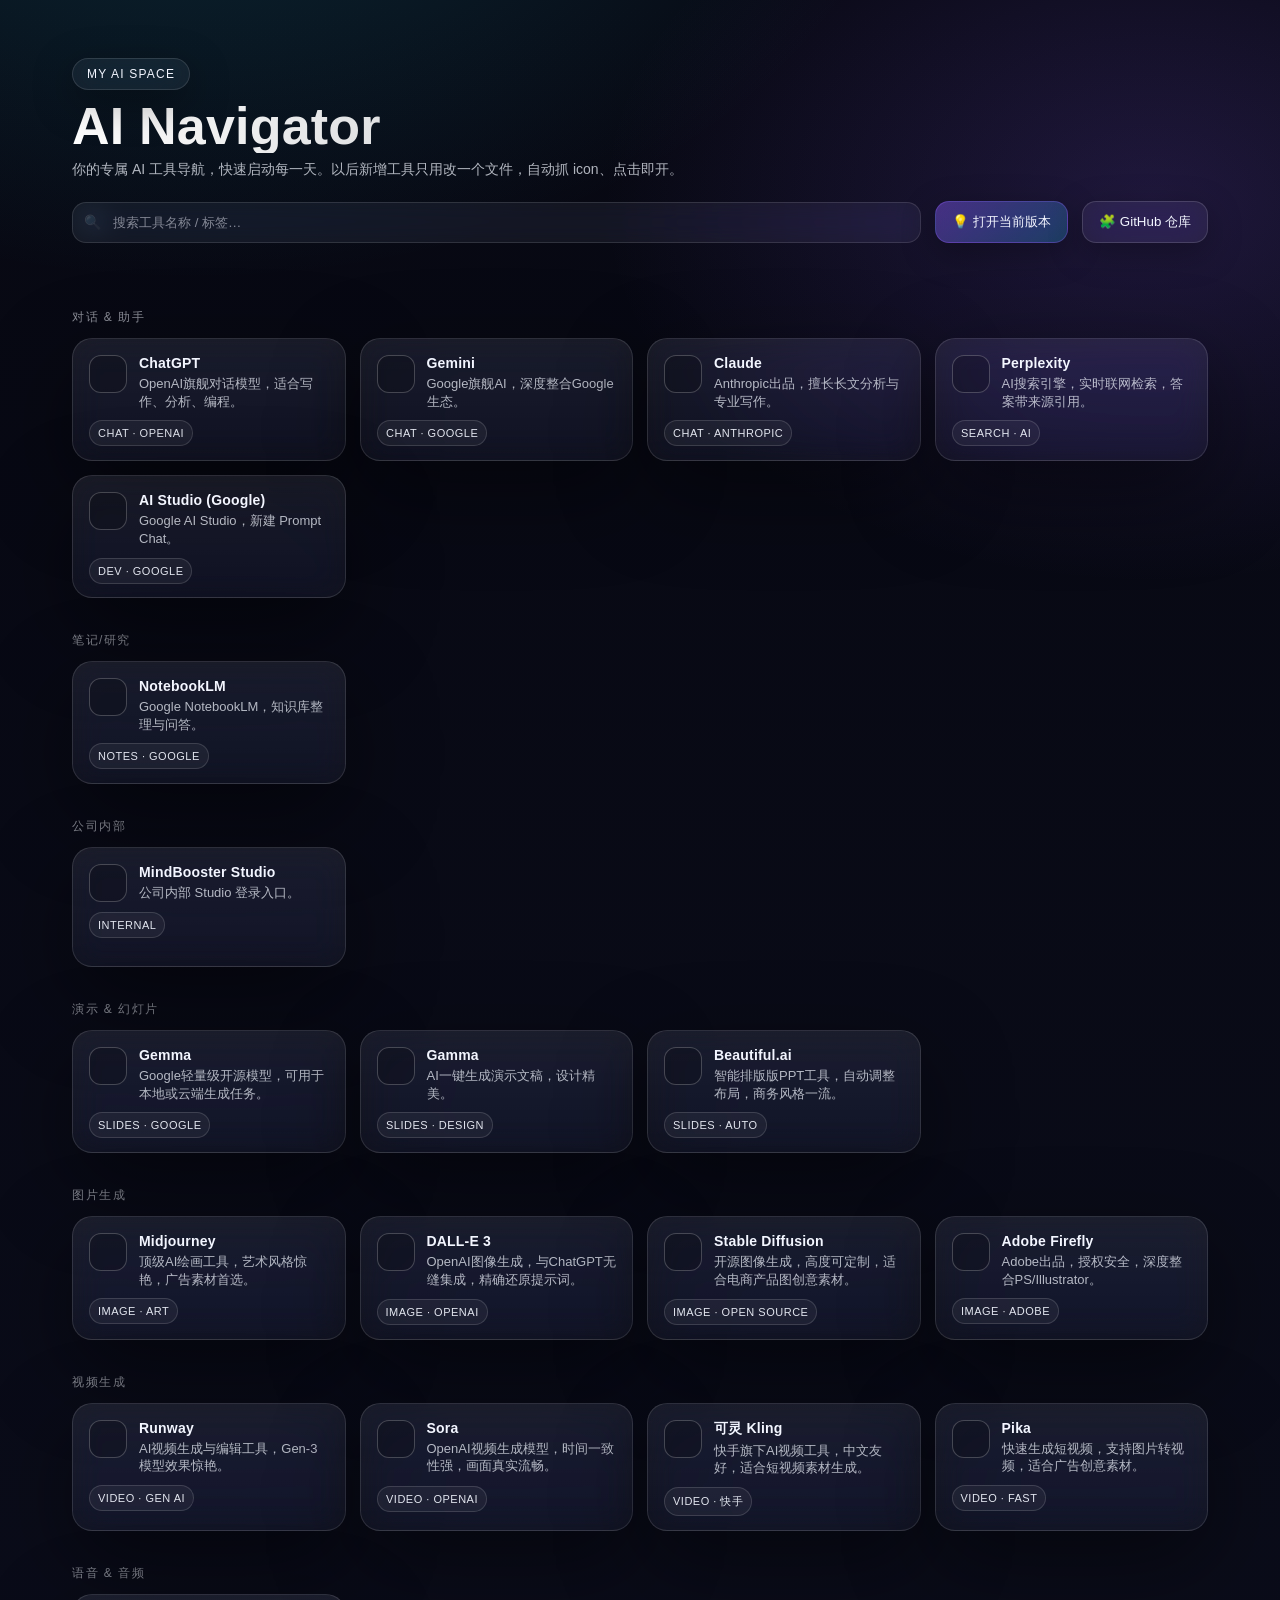
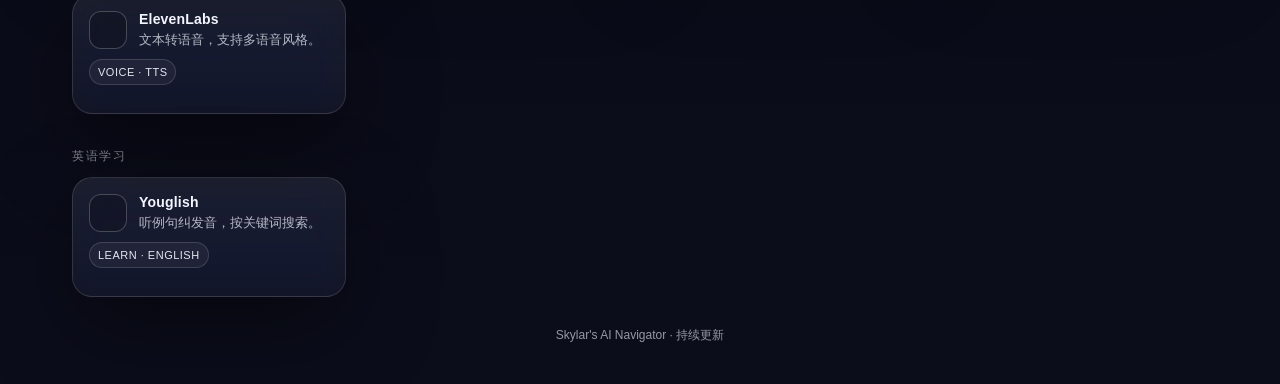
<file: index.html>
<!DOCTYPE html>
<html>
<head>
  <meta charset="UTF-8" />
  <meta name="viewport" content="width=device-width, initial-scale=1" />
  <title>Skylar's AI Navigator</title>
  <link rel="stylesheet" href="style.css" />
</head>

<body>
<main>
  <section class="hero">
    <div class="pill">MY AI SPACE</div>
    <h1>AI Navigator</h1>
    <p class="sub">你的专属 AI 工具导航，快速启动每一天。以后新增工具只用改一个文件，自动抓 icon、点击即开。</p>

    <div class="toolbar">
      <div class="searchBox">
        <div class="icon">🔍</div>
        <input id="search" placeholder="搜索工具名称 / 标签…" />
      </div>

      <button class="btn primary" id="visitProject">💡 打开当前版本</button>
      <button class="btn" id="githubRepo">🧩 GitHub 仓库</button>
    </div>
  </section>

  <div id="container"></div>

  <div class="footerNote">Skylar's AI Navigator · 持续更新</div>
</main>

<script>
const PROJECT_URL = "https://ai-hub-three-theta.vercel.app";
const REPO_URL = "https://github.com/Hayano33/ai-hub";

function favicon(domain) {
  return `https://www.google.com/s2/favicons?domain=${domain}&sz=128`;
}

function safeDesc(s){
  return s || "点击进入";
}

function normalizeTags(tags){
  if (Array.isArray(tags)) return tags.join(" ");
  if (typeof tags === "string") return tags;
  return "";
}

function lower(s){
  return (s || "").toString().toLowerCase();
}

document.getElementById("visitProject").onclick = () => window.open(PROJECT_URL, "_blank");
document.getElementById("githubRepo").onclick = () => window.open(REPO_URL, "_blank");

function render(data) {
  const categories = {};
  data.forEach(site => {
    const cat = site.category || "未分类";
    categories[cat] = categories[cat] || [];
    categories[cat].push(site);
  });

  const container = document.getElementById("container");
  container.innerHTML = "";

  Object.keys(categories).forEach(cat => {
    const section = document.createElement("section");
    section.className = "section";

    const title = document.createElement("div");
    title.className = "sectionTitle";
    title.innerText = cat;

    const grid = document.createElement("div");
    grid.className = "grid";

    categories[cat].forEach(site => {
      const domain = new URL(site.url).hostname;

      const card = document.createElement("div");
      card.className = "card";

      const top = document.createElement("div");
      top.className = "cardHeader";

      const iconWrap = document.createElement("div");
      iconWrap.className = "iconCircle";

      const img = document.createElement("img");
      img.src = site.icon || favicon(domain);
      img.onerror = () => {
        img.src = favicon(domain);
      };
      iconWrap.appendChild(img);

      const titleGroup = document.createElement("div");
      titleGroup.className = "titleGroup";

      const h = document.createElement("p");
      h.className = "cardTitle";
      h.innerText = site.name;

      const desc = document.createElement("p");
      desc.className = "cardDesc";
      desc.innerText = safeDesc(site.desc);

      titleGroup.appendChild(h);
      titleGroup.appendChild(desc);

      top.appendChild(iconWrap);
      top.appendChild(titleGroup);

      const badges = document.createElement("div");
      badges.className = "badges";

      const tagArr = Array.isArray(site.tags)
        ? site.tags
        : (site.tags ? [site.tags] : []);

      tagArr.forEach(t => {
        const b = document.createElement("span");
        b.className = "badge";
        b.innerText = t;
        badges.appendChild(b);
      });

      card.appendChild(top);
      card.appendChild(badges);

      card.onclick = () => window.open(site.url, "_blank");

      grid.appendChild(card);
    });

    section.appendChild(title);
    section.appendChild(grid);
    container.appendChild(section);
  });
}

fetch("sites.json")
  .then(r => r.json())
  .then(data => {
    let allSites = data;

    const input = document.getElementById("search");
    input.addEventListener("input", e => {
      const q = e.target.value.trim().toLowerCase();
      if (!q) {
        render(allSites);
        return;
      }

      const filtered = allSites.filter(site => {
        const name = lower(site.name);
        const desc = lower(site.desc);
        const tagsStr = lower(normalizeTags(site.tags));
        return (
          name.includes(q) ||
          desc.includes(q) ||
          tagsStr.includes(q)
        );
      });

      render(filtered);
    });

    render(allSites);
  });
</script>
</body>
</html>
</file>
<file: style.css>
:root{
  --bg1:#070812;
  --bg2:#0b0d1b;
  --card: rgba(255,255,255,.06);
  --card2: rgba(255,255,255,.08);
  --stroke: rgba(255,255,255,.12);
  --stroke2: rgba(255,255,255,.18);
  --text:#f3f6ff;
  --muted:rgba(243,246,255,.72);
  --brand:#8b5cf6;
  --brand2:#22d3ee;
}

*{box-sizing:border-box;}

body{
  margin:0;
  font-family:-apple-system,BlinkMacSystemFont,"SF Pro Display","Segoe UI",Roboto,Helvetica,Arial,sans-serif;
  color:var(--text);
  background:
    radial-gradient(1200px 800px at 15% -10%, rgba(34,211,238,.16), rgba(0,0,0,0) 60%),
    radial-gradient(1000px 700px at 90% 10%, rgba(139,92,246,.18), rgba(0,0,0,0) 55%),
    linear-gradient(180deg, var(--bg1), var(--bg2));
}

main{
  max-width:1180px;
  padding:40px 22px 28px;
  margin:0 auto;
}

.hero{
  margin-bottom:18px;
  padding:18px 0 14px;
}

.hero .pill{
  display:inline-flex;
  align-items:center;
  justify-content:center;
  padding:8px 14px;
  border-radius:999px;
  font-size:12px;
  letter-spacing:1.2px;
  text-transform:uppercase;
  color:var(--text);
  background: rgba(255,255,255,.06);
  border: 1px solid rgba(255,255,255,.12);
  backdrop-filter: blur(18px) saturate(160%);
  box-shadow: 0 12px 40px rgba(0,0,0,.35);
}

.hero h1{
  margin:10px 0 8px;
  font-size:52px;
  line-height:1.02;
  letter-spacing:0.2px;
  background: linear-gradient(90deg, #ffffff 0%, rgba(255,255,255,.75) 55%, rgba(255,255,255,.55) 100%);
  -webkit-background-clip: text;
  -webkit-text-fill-color: transparent;
}

.hero .sub{
  margin:0 0 22px;
  font-size:14px;
  color:var(--muted);
  max-width: 680px;
}

.toolbar{
  display:flex;
  gap:14px;
  flex-wrap:wrap;
  align-items:center;
  margin-bottom: 18px;
}

.searchBox{
  flex: 1 1 420px;
  position:relative;
}

.searchBox input{
  width:100%;
  background: rgba(255,255,255,.055);
  border: 1px solid rgba(255,255,255,.12);
  color: var(--text);
  border-radius: 14px;
  padding: 12px 14px 12px 40px;
  outline:none;
  backdrop-filter: blur(14px) saturate(160%);
}

.searchBox input::placeholder{ color: rgba(243,246,255,.50); }

.searchBox .icon{
  position:absolute;
  left:12px;
  top:50%;
  transform: translateY(-50%);
  opacity:.75;
  font-size: 14px;
}

.btn{
  display:inline-flex;
  align-items:center;
  justify-content:center;
  gap:10px;
  padding:11px 16px;
  border-radius:14px;
  border: 1px solid rgba(255,255,255,.14);
  background: rgba(255,255,255,.06);
  color:var(--text);
  cursor:pointer;
  backdrop-filter: blur(16px) saturate(160%);
  box-shadow: 0 10px 35px rgba(0,0,0,.30);
  transition: transform .12s ease, background .16s ease, border-color .16s ease;
}

.btn:hover{ transform: translateY(-1px); border-color: rgba(255,255,255,.22); background: rgba(255,255,255,.08); }
.btn:active{ transform: translateY(0px) scale(.99); }

.btn.primary{
  background: linear-gradient(135deg, rgba(139,92,246,.42), rgba(34,211,238,.22));
  border-color: rgba(139,92,246,.35);
}

.section{
  margin: 34px 0 18px;
}

.sectionTitle{
  margin: 0 0 12px;
  font-size: 12px;
  letter-spacing: 1.5px;
  text-transform: uppercase;
  color: rgba(243,246,255,.56);
}

.grid{
  display:grid;
  grid-template-columns: repeat(auto-fill, minmax(250px, 1fr));
  gap: 14px;
}

.card{
  position:relative;
  border-radius: 20px;
  padding: 16px 16px 14px;
  border:1px solid rgba(255,255,255,.12);
  background: linear-gradient(180deg, rgba(255,255,255,.08), rgba(255,255,255,.04));
  backdrop-filter: blur(16px) saturate(170%);
  box-shadow: 0 30px 90px rgba(0,0,0,.45);
  cursor:pointer;
  transition: transform .12s ease, border-color .16s ease, background .16s ease;
  min-height: 120px;
}

.card:hover{ transform: translateY(-2px); border-color: rgba(255,255,255,.22); background: linear-gradient(180deg, rgba(255,255,255,.10), rgba(255,255,255,.05)); }
.card:active{ transform: translateY(-1px) scale(.995); }

.cardHeader{
  display:flex;
  gap:12px;
  margin-bottom: 10px;
}

.iconCircle{
  width: 38px; height: 38px;
  border-radius: 12px;
  border:1px solid rgba(255,255,255,.22);
  background: rgba(0,0,0,.18);
  display:flex;
  align-items:center;
  justify-content:center;
  overflow:hidden;
  flex:0 0 auto;
}

.iconCircle img{
  width: 22px; height: 22px;
  display:block;
}

.titleGroup{
}

.cardTitle{
  margin:0;
  font-weight: 800;
  font-size: 14px;
  letter-spacing: .2px;
}

.cardDesc{
  margin: 4px 0 0;
  font-size: 13px;
  color: rgba(243,246,255,.72);
  line-height:1.35;
}

.badges{
  margin-top: 10px;
  display:flex;
  gap:8px;
  flex-wrap:wrap;
}

.badge{
  font-size: 11px;
  letter-spacing: .5px;
  border-radius: 999px;
  padding: 6px 8px;
  border: 1px solid rgba(255,255,255,.14);
  background: rgba(255,255,255,.05);
  color: rgba(243,246,255,.92);
}

.footerNote{
  margin-top: 18px;
  padding: 12px 0;
  font-size: 12px;
  color: rgba(243,246,255,.60);
  text-align:center;
}
</file>
